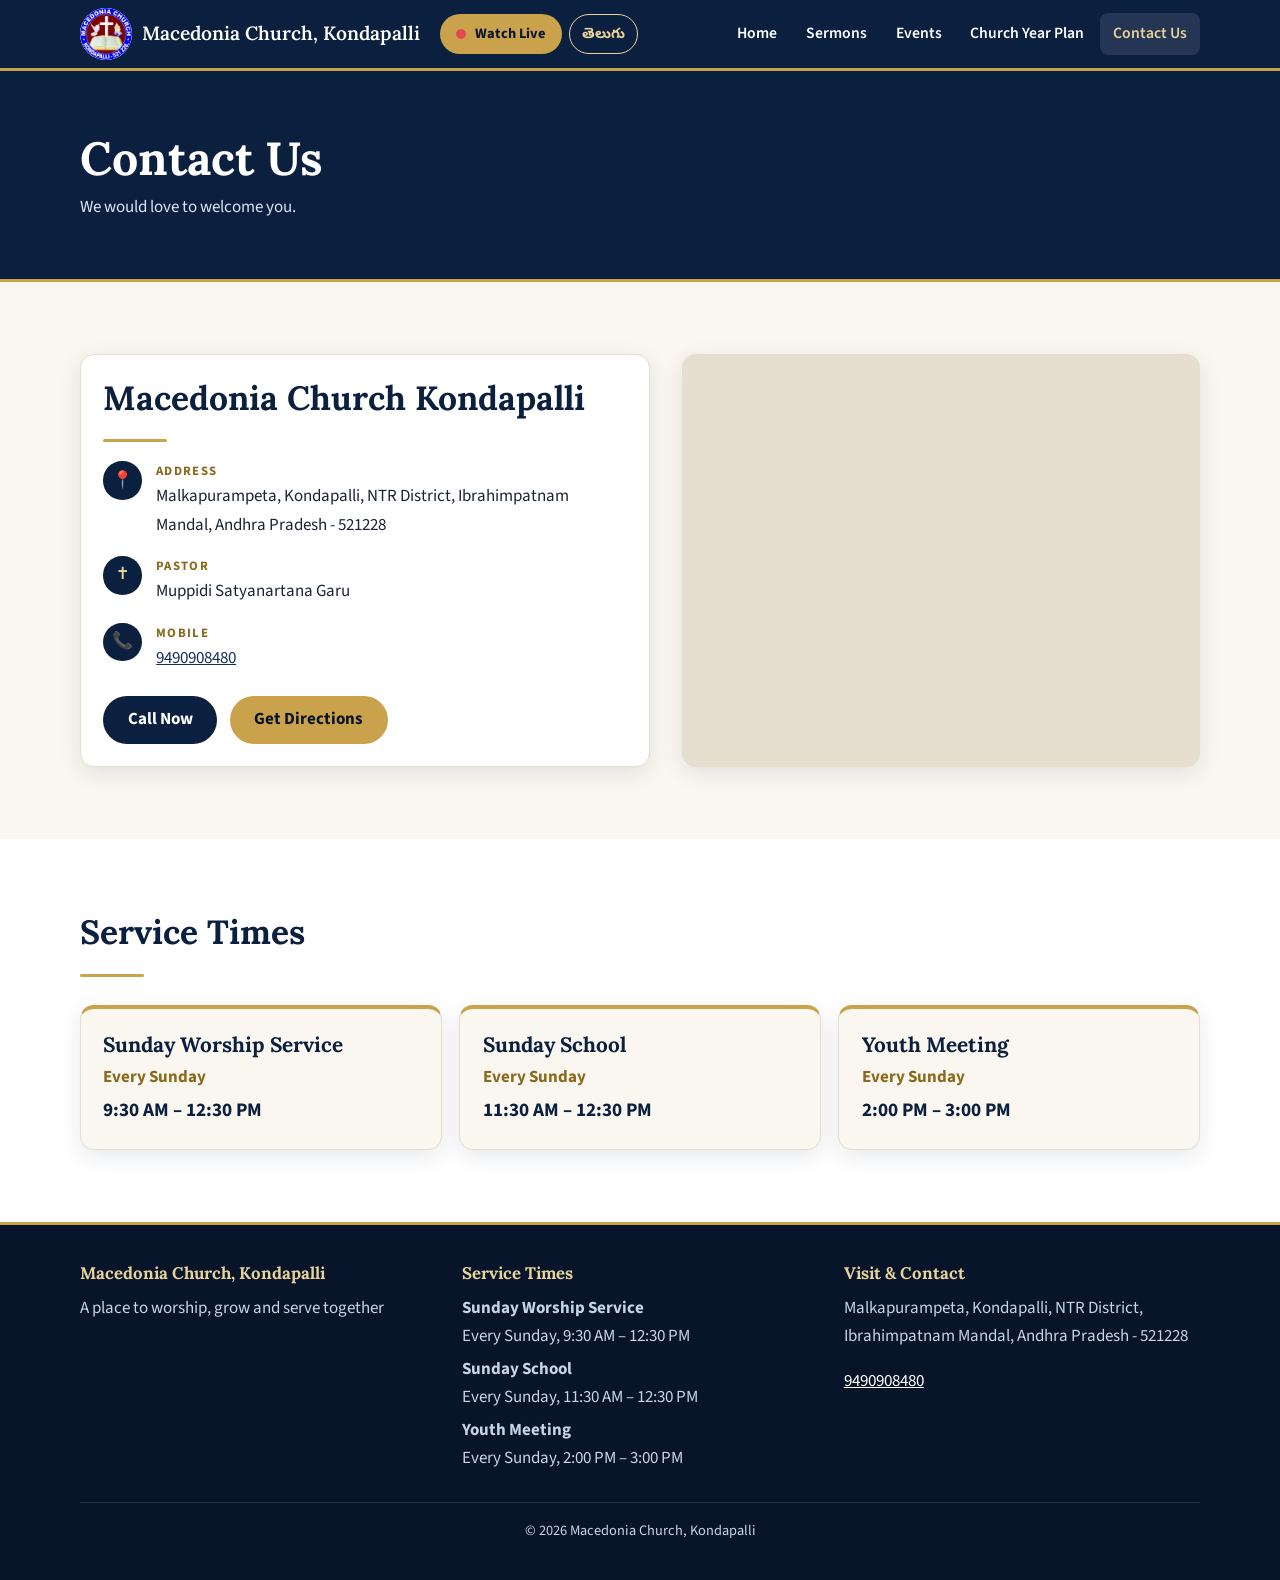
<file: contact.html>
<!DOCTYPE html>
<html lang="en" data-lang="en">
<head>
<meta charset="utf-8">
<meta name="viewport" content="width=device-width, initial-scale=1">
<title>Contact Us | Macedonia Church Kondapalli</title>
<meta name="description" content="Address, phone and map for Macedonia Church Kondapalli.">
<meta name="theme-color" content="#0B1F3F">
<link rel="icon" href="favicon.svg" type="image/svg+xml">
<link rel="preconnect" href="https://fonts.googleapis.com">
<link rel="preconnect" href="https://fonts.gstatic.com" crossorigin>
<link href="https://fonts.googleapis.com/css2?family=Lora:wght@500;600;700&family=Noto+Sans+Telugu:wght@400;600;700&family=Source+Sans+3:wght@400;600;700&display=swap" rel="stylesheet">
<link rel="stylesheet" href="style.css">
<script src="content.js"></script>
<script src="main.js" defer></script>
</head>
<body data-page="contact">
<header id="site-header"></header>
<noscript><div class="container">Please turn on JavaScript to see this website. / ఈ వెబ్‌సైట్ చూడటానికి JavaScript ఆన్ చేయండి.</div></noscript>
<section class="page-hero"><div class="container">
  <h1><span data-l="en">Contact Us</span><span data-l="te">సంప్రదించండి</span></h1>
  <p><span data-l="en">We would love to welcome you.</span><span data-l="te">మిమ్మల్ని స్వాగతించడానికి మేము ఎదురుచూస్తున్నాము.</span></p>
</div></section>

<main>
<section class="section">
  <div class="container two-col" style="align-items:stretch">
    <div class="card">
      <h2><span data-l="en">Macedonia Church Kondapalli</span><span data-l="te">మాసిడోనియా చర్చ్ కొండపల్లి</span></h2>
      <div class="divider"></div>
      <ul class="contact-list" id="contact-list"></ul>
      <div class="btn-row" style="margin-top:1.5rem">
        <a class="btn btn--navy" id="call-btn" href="#"><span data-l="en">Call Now</span><span data-l="te">కాల్ చేయండి</span></a>
        <a class="btn btn--gold" id="directions" href="#" target="_blank" rel="noopener"><span data-l="en">Get Directions</span><span data-l="te">దారి చూడండి</span></a>
      </div>
    </div>
    <iframe class="map" id="map" title="Map" loading="lazy" referrerpolicy="no-referrer-when-downgrade"></iframe>
  </div>
</section>
<section class="section section--white">
  <div class="container">
    <div class="section-head"><h2><span data-l="en">Service Times</span><span data-l="te">ఆరాధన సమయాలు</span></h2><div class="divider"></div></div>
    <div class="grid" id="services"></div>
  </div>
</section>
</main>

<footer id="site-footer"></footer>
</body>
</html>
</file>
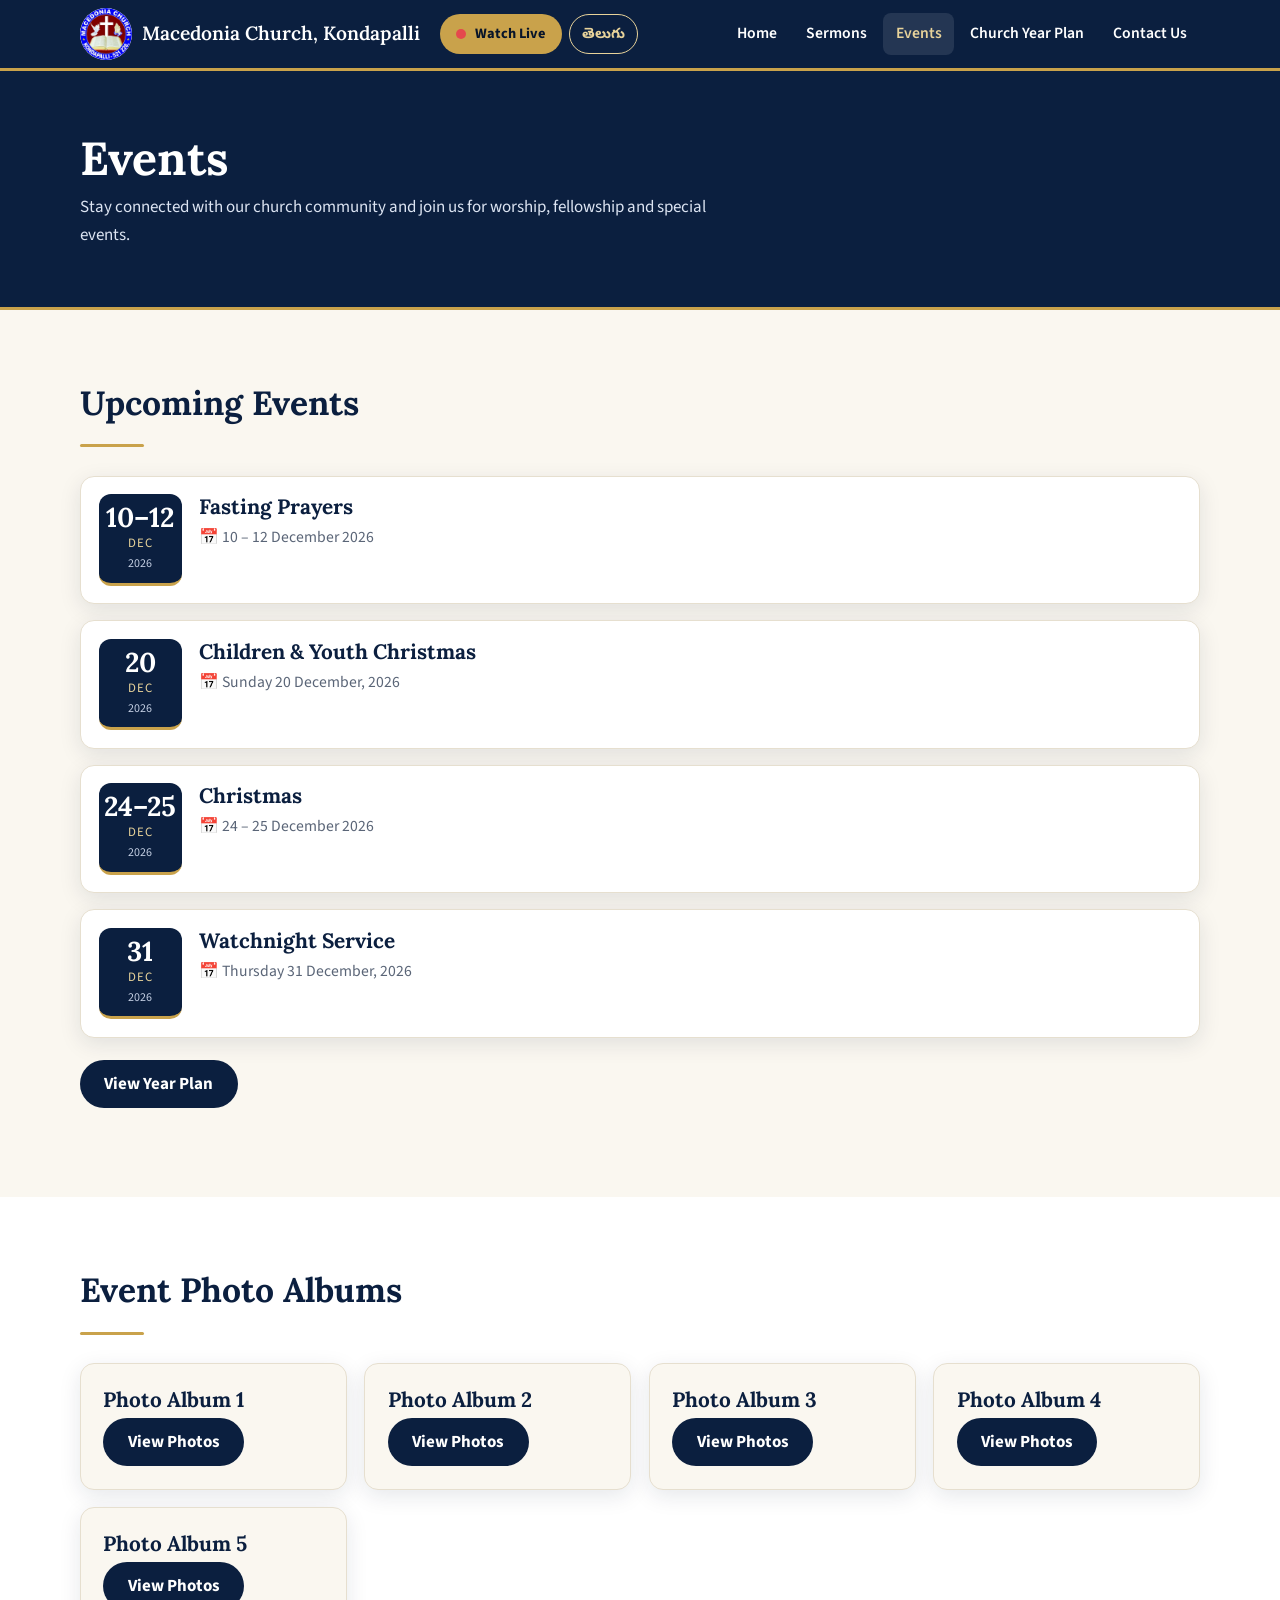
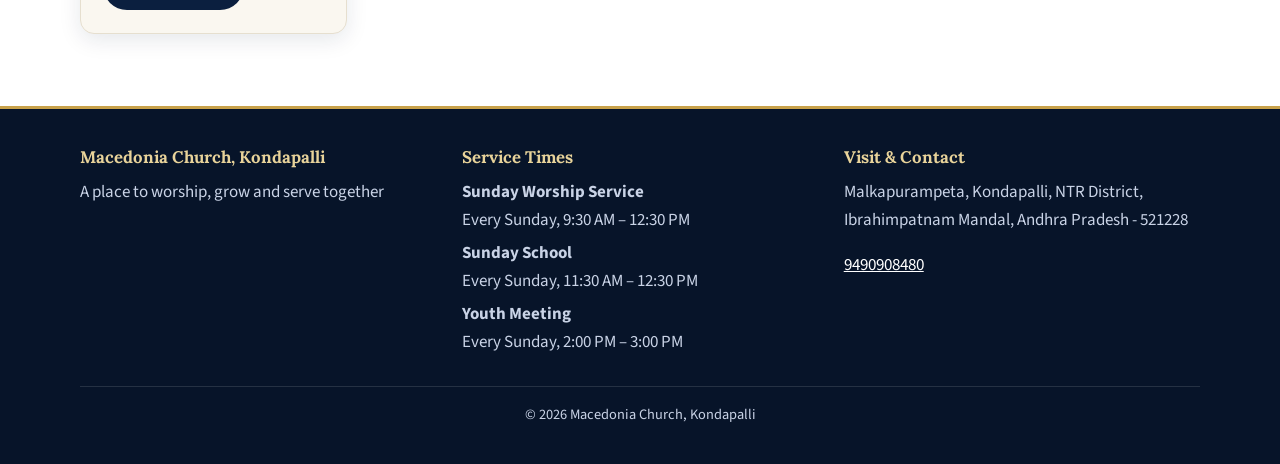
<file: events.html>
<!DOCTYPE html>
<html lang="en" data-lang="en">
<head>
<meta charset="utf-8">
<meta name="viewport" content="width=device-width, initial-scale=1">
<title>Events | Macedonia Church Kondapalli</title>
<meta name="description" content="Upcoming events at Macedonia Church Kondapalli.">
<meta name="theme-color" content="#0B1F3F">
<link rel="icon" href="favicon.svg" type="image/svg+xml">
<link rel="preconnect" href="https://fonts.googleapis.com">
<link rel="preconnect" href="https://fonts.gstatic.com" crossorigin>
<link href="https://fonts.googleapis.com/css2?family=Lora:wght@500;600;700&family=Noto+Sans+Telugu:wght@400;600;700&family=Source+Sans+3:wght@400;600;700&display=swap" rel="stylesheet">
<link rel="stylesheet" href="style.css">
<script src="content.js"></script>
<script src="main.js" defer></script>
</head>
<body data-page="events">
<header id="site-header"></header>
<noscript><div class="container">Please turn on JavaScript to see this website. / ఈ వెబ్‌సైట్ చూడటానికి JavaScript ఆన్ చేయండి.</div></noscript>
<section class="page-hero"><div class="container">
  <h1><span data-l="en">Events</span><span data-l="te">కార్యక్రమాలు</span></h1>
  <p><span data-l="en">Stay connected with our church community and join us for worship, fellowship and special events.</span><span data-l="te">మన సంఘంతో అనుసంధానంగా ఉండండి; ఆరాధన, సహవాసం మరియు ప్రత్యేక కార్యక్రమాలలో పాల్గొనండి.</span></p>
</div></section>

<main>
<section class="section">
  <div class="container">
    <div class="section-head"><h2><span data-l="en">Upcoming Events</span><span data-l="te">రాబోయే కార్యక్రమాలు</span></h2><div class="divider"></div></div>
    <div id="events-upcoming"></div>
    <p style="margin-top:1.4rem"><a class="btn btn--navy" href="year-plan.html"><span data-l="en">View Year Plan</span><span data-l="te">వార్షిక ప్రణాళిక చూడండి</span></a></p>
  </div>
</section>
<section class="section section--white" id="albums-section">
  <div class="container">
    <div class="section-head"><h2><span data-l="en">Event Photo Albums</span><span data-l="te">కార్యక్రమాల ఫోటో ఆల్బమ్‌లు</span></h2><div class="divider"></div></div>
    <div class="grid" id="albums"></div>
  </div>
</section>
</main>

<footer id="site-footer"></footer>
</body>
</html>
</file>
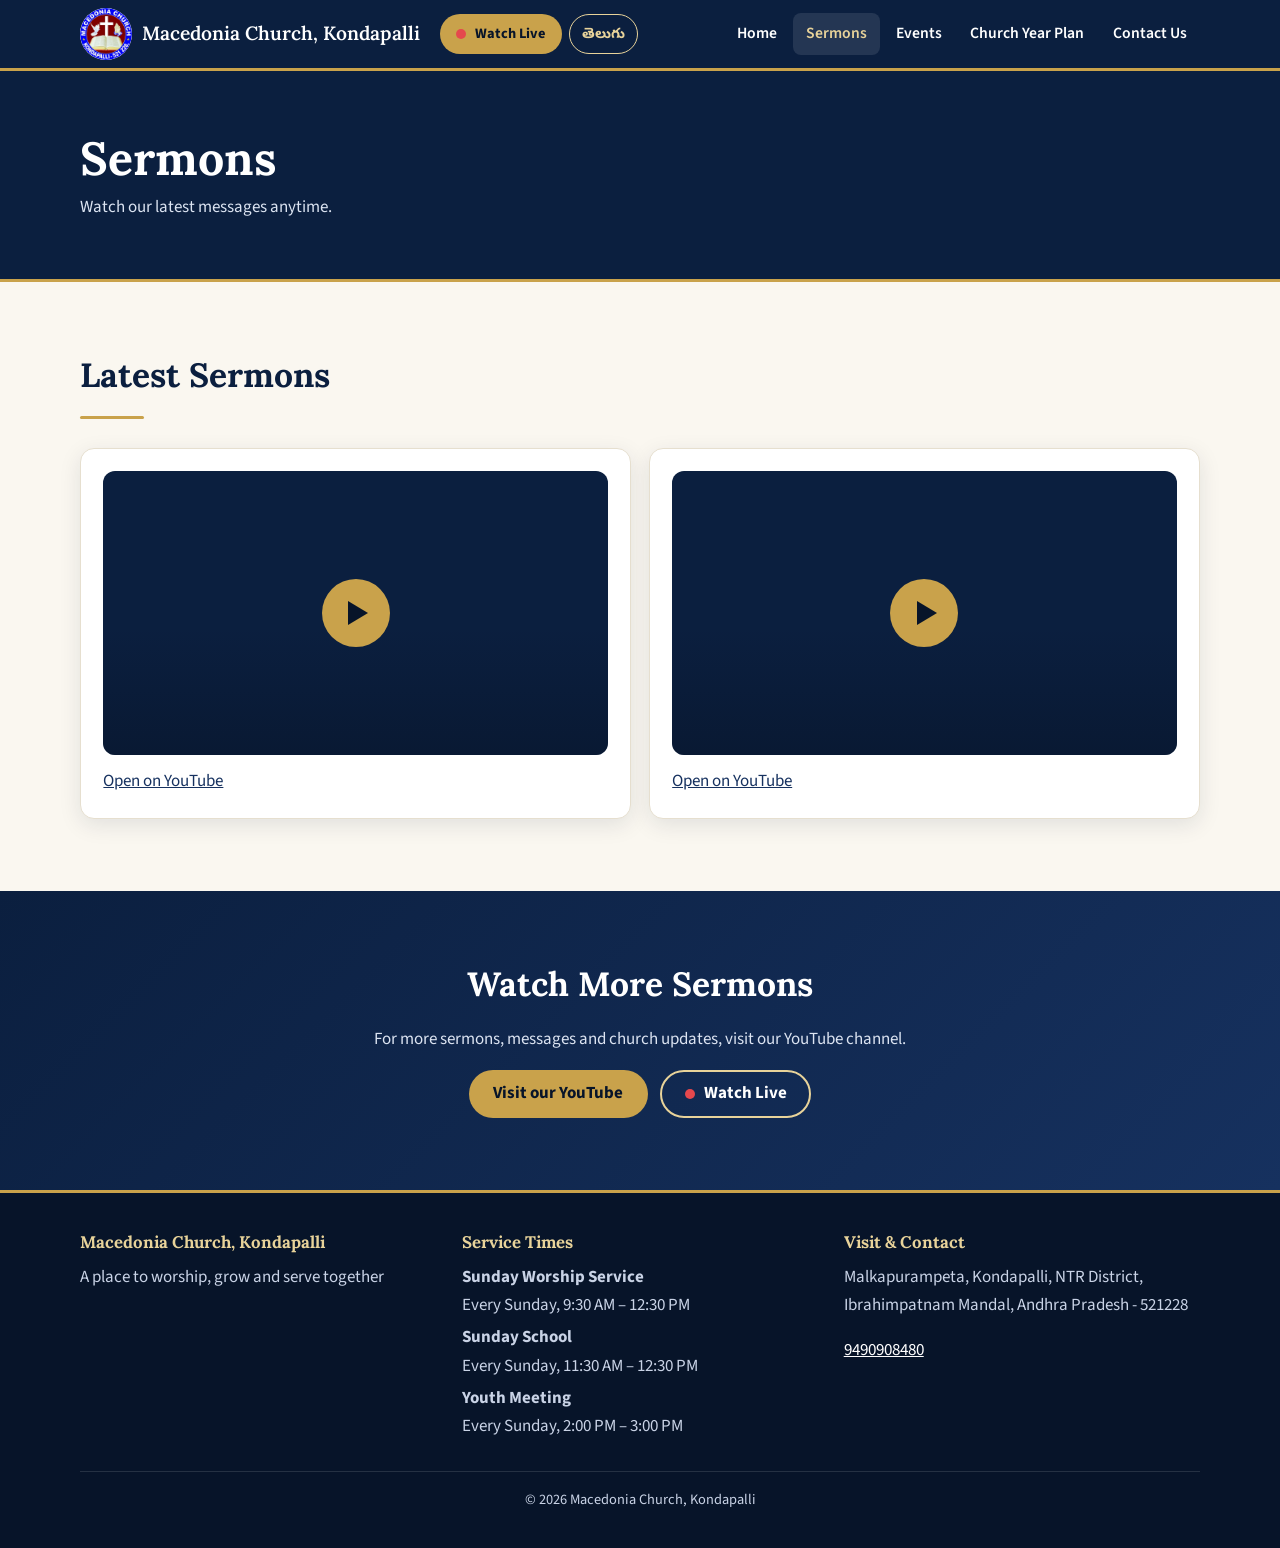
<file: sermons.html>
<!DOCTYPE html>
<html lang="en" data-lang="en">
<head>
<meta charset="utf-8">
<meta name="viewport" content="width=device-width, initial-scale=1">
<title>Sermons | Macedonia Church Kondapalli</title>
<meta name="description" content="Watch recent sermons from Macedonia Church Kondapalli.">
<meta name="theme-color" content="#0B1F3F">
<link rel="icon" href="favicon.svg" type="image/svg+xml">
<link rel="preconnect" href="https://fonts.googleapis.com">
<link rel="preconnect" href="https://fonts.gstatic.com" crossorigin>
<link href="https://fonts.googleapis.com/css2?family=Lora:wght@500;600;700&family=Noto+Sans+Telugu:wght@400;600;700&family=Source+Sans+3:wght@400;600;700&display=swap" rel="stylesheet">
<link rel="stylesheet" href="style.css">
<script src="content.js"></script>
<script src="main.js" defer></script>
</head>
<body data-page="sermons">
<header id="site-header"></header>
<noscript><div class="container">Please turn on JavaScript to see this website. / ఈ వెబ్‌సైట్ చూడటానికి JavaScript ఆన్ చేయండి.</div></noscript>
<section class="page-hero"><div class="container">
  <h1><span data-l="en">Sermons</span><span data-l="te">ప్రసంగాలు</span></h1>
  <p><span data-l="en">Watch our latest messages anytime.</span><span data-l="te">మా తాజా సందేశాలను ఎప్పుడైనా చూడండి.</span></p>
</div></section>

<main>
<section class="section">
  <div class="container">
    <div class="section-head"><h2><span data-l="en">Latest Sermons</span><span data-l="te">తాజా ప్రసంగాలు</span></h2><div class="divider"></div></div>
    <div class="grid" id="sermons"></div>
  </div>
</section>
<section class="section cta">
  <div class="container">
    <h2><span data-l="en">Watch More Sermons</span><span data-l="te">మరిన్ని ప్రసంగాలు చూడండి</span></h2>
    <p><span data-l="en">For more sermons, messages and church updates, visit our YouTube channel.</span><span data-l="te">మరిన్ని ప్రసంగాలు, సందేశాలు మరియు సంఘ వార్తల కోసం మా YouTube ఛానెల్‌ను చూడండి.</span></p>
    <div class="btn-row">
      <a class="btn btn--gold" id="more-sermons" href="#" target="_blank" rel="noopener"><span data-l="en">Visit our YouTube</span><span data-l="te">మా YouTube చూడండి</span></a>
      <a class="btn btn--outline" data-live href="#"><span class="live-dot"></span><span data-l="en">Watch Live</span><span data-l="te">లైవ్ చూడండి</span></a>
    </div>
  </div>
</section>
</main>

<footer id="site-footer"></footer>
</body>
</html>
</file>
<file: style.css>
/* =============================================================
   MACEDONIA CHURCH - STYLES
   Colours are defined once below. Change them here to restyle
   the whole website.
   ============================================================= */
:root{
  --navy:#0B1F3F;
  --navy-deep:#071429;
  --navy-soft:#16315F;
  --gold:#C9A24B;
  --gold-light:#E8D39A;
  --gold-dark:#8A6A1C;      /* gold used for text on white */
  --cream:#FAF7F0;
  --white:#FFFFFF;
  --ink:#1B2433;
  --muted:#5A6577;
  --line:#E6DFCF;
  --radius:14px;
  --shadow:0 6px 22px rgba(11,31,63,.10);
  --header-h:68px;
}

*,*::before,*::after{box-sizing:border-box}
html{-webkit-text-size-adjust:100%;scroll-behavior:smooth;scroll-padding-top:calc(var(--header-h) + 12px)}
body{
  margin:0;
  font-family:"Source Sans 3","Noto Sans Telugu",system-ui,-apple-system,"Segoe UI",Roboto,Arial,sans-serif;
  font-size:1.0625rem;line-height:1.65;color:var(--ink);background:var(--cream);
  overflow-wrap:break-word;word-wrap:break-word;
}
html[data-lang="te"] body{line-height:1.85;font-family:"Noto Sans Telugu","Source Sans 3",system-ui,sans-serif}
img,iframe,svg,video{max-width:100%;display:block}
h1,h2,h3{font-family:Lora,"Noto Sans Telugu",Georgia,serif;color:var(--navy);line-height:1.25;margin:0 0 .6em}
html[data-lang="te"] h1,html[data-lang="te"] h2,html[data-lang="te"] h3{font-family:"Noto Sans Telugu",Lora,serif;line-height:1.45}
h1{font-size:clamp(1.7rem,6vw,2.9rem)}
h2{font-size:clamp(1.4rem,4.6vw,2.1rem)}
h3{font-size:clamp(1.1rem,3.4vw,1.3rem)}
p{margin:0 0 1em}
a{color:var(--navy-soft)}
:focus-visible{outline:3px solid var(--gold);outline-offset:2px}

/* ----- language switching: only the chosen language is visible ----- */
html[data-lang="en"] [data-l="te"],
html[data-lang="te"] [data-l="en"]{display:none !important}

.container{width:min(100% - 2rem,70rem);margin-inline:auto}
.section{padding:clamp(2.2rem,7vw,4.5rem) 0}
.section--white{background:var(--white)}
.section--navy{background:var(--navy);color:var(--white)}
.section--navy h2,.section--navy h3{color:var(--white)}
.eyebrow{display:block;font-size:.8rem;letter-spacing:.14em;text-transform:uppercase;color:var(--gold-dark);font-weight:700;margin-bottom:.5rem}
.section--navy .eyebrow{color:var(--gold-light)}
.section-head{max-width:42rem;margin-bottom:1.8rem}
.divider{width:64px;height:3px;background:var(--gold);border-radius:3px;margin:.9rem 0 1.2rem}
.center{text-align:center}.center .divider{margin-inline:auto}.center.section-head{margin-inline:auto}
.muted{color:var(--muted)}

/* ----- buttons ----- */
.btn{
  display:inline-flex;align-items:center;justify-content:center;gap:.55rem;
  min-height:48px;padding:.7rem 1.4rem;border-radius:999px;
  font:inherit;font-weight:700;text-decoration:none;cursor:pointer;border:2px solid transparent;
  text-align:center;line-height:1.25;max-width:100%;
}
.btn--gold{background:var(--gold);color:var(--navy-deep)}
.btn--gold:hover{background:var(--gold-light)}
.btn--outline{border-color:var(--gold-light);color:var(--white);background:transparent}
.btn--outline:hover{background:rgba(255,255,255,.1)}
.btn--navy{background:var(--navy);color:var(--white)}
.btn--navy:hover{background:var(--navy-soft)}
.btn-row{display:flex;flex-wrap:wrap;gap:.8rem}
.live-dot{width:.65rem;height:.65rem;border-radius:50%;background:#e5484d;flex:none;box-shadow:0 0 0 0 rgba(229,72,77,.6);animation:pulse 1.8s infinite}
@keyframes pulse{70%{box-shadow:0 0 0 .55rem rgba(229,72,77,0)}100%{box-shadow:0 0 0 0 rgba(229,72,77,0)}}
@media (prefers-reduced-motion:reduce){.live-dot{animation:none}html{scroll-behavior:auto}}

/* ----- header ----- */
.site-header{position:sticky;top:0;z-index:50;background:var(--navy);color:var(--white);border-bottom:3px solid var(--gold)}
.header-inner{display:flex;align-items:center;gap:.6rem;min-height:var(--header-h);padding-block:.4rem}
.brand{display:flex;align-items:center;gap:.65rem;text-decoration:none;color:var(--white);min-width:0;flex:1 1 auto}
.brand img,.brand svg{width:52px;height:52px;flex:none;border-radius:50%;object-fit:contain;background:var(--white)}
.brand-name{font-family:Lora,"Noto Sans Telugu",serif;font-weight:600;font-size:clamp(.92rem,3.6vw,1.2rem);line-height:1.2;min-width:0}
.header-actions{display:flex;align-items:center;gap:.45rem;flex:none}
.lang-btn{
  min-height:40px;min-width:40px;padding:.3rem .75rem;border-radius:999px;border:1.5px solid var(--gold-light);
  background:transparent;color:var(--gold-light);font:inherit;font-weight:700;font-size:.9rem;cursor:pointer;
}
.lang-btn:hover{background:rgba(255,255,255,.1)}
.header-live{min-height:40px;padding:.3rem .9rem;font-size:.9rem}
.menu-btn{width:42px;height:42px;border-radius:10px;border:1.5px solid var(--gold-light);background:transparent;color:var(--white);cursor:pointer;display:grid;place-items:center;padding:0}
.menu-btn span,.menu-btn span::before,.menu-btn span::after{display:block;width:20px;height:2px;background:currentColor;border-radius:2px;position:relative;content:""}
.menu-btn span::before{position:absolute;top:-6px}
.menu-btn span::after{position:absolute;top:6px}
.nav{display:none;position:absolute;left:0;right:0;top:100%;background:var(--navy-deep);border-bottom:3px solid var(--gold);padding:.4rem 1rem 1rem}
.nav.open{display:block}
.nav a{display:block;padding:.85rem .5rem;color:var(--white);text-decoration:none;font-weight:600;border-bottom:1px solid rgba(255,255,255,.1)}
.nav a[aria-current="page"]{color:var(--gold-light)}
.nav a:hover{color:var(--gold-light)}
@media (max-width:420px){
  .header-live .live-text{display:none}   /* keep the red dot + short label on tiny phones */
  .header-live::after{content:"LIVE";font-size:.8rem;letter-spacing:.05em}
  html[data-lang="te"] .header-live::after{content:"లైవ్"}
}
@media (min-width:62em){
  .menu-btn{display:none}
  .brand{flex:0 1 auto}
  .nav{display:flex!important;position:static;background:none;border:0;padding:0;margin-left:auto;gap:.2rem}
  .nav a{border:0;padding:.5rem .8rem;border-radius:8px;font-size:.98rem}
  .nav a[aria-current="page"]{background:rgba(255,255,255,.1)}
  .header-actions{margin-left:.6rem}
}

/* ----- hero ----- */
.hero{position:relative;color:var(--white);background:var(--navy);overflow:hidden;isolation:isolate}
.hero::before{content:"";position:absolute;inset:0;z-index:-2;background:var(--hero-img,none) center/cover no-repeat}
.hero::after{content:"";position:absolute;inset:0;z-index:-1;
  background:linear-gradient(160deg,rgba(7,20,41,.93),rgba(11,31,63,.82) 55%,rgba(22,49,95,.88))}
.hero-inner{padding:clamp(2.8rem,10vw,6rem) 0}
.hero h1{color:var(--white);max-width:20ch}
.hero .lead{font-size:clamp(1.05rem,3.6vw,1.3rem);max-width:38rem;color:#E9EEF7;margin-bottom:1.6rem}
.hero .eyebrow{color:var(--gold-light)}
.hero-cross{position:absolute;right:max(1rem,4vw);top:50%;transform:translateY(-50%);width:clamp(120px,22vw,260px);opacity:.12;z-index:-1;color:var(--gold)}
@media (max-width:40em){.hero-cross{top:auto;bottom:1rem;transform:none;width:110px;opacity:.1}}

.page-hero{background:var(--navy);color:var(--white);padding:clamp(2rem,7vw,3.6rem) 0;border-bottom:3px solid var(--gold)}
.page-hero h1{color:var(--white);margin:0 0 .4rem}
.page-hero p{margin:0;max-width:42rem;color:#DCE4F2}

/* ----- verse ----- */
.verse{text-align:center;padding:clamp(2rem,6vw,3.2rem) 0;background:var(--white);border-block:1px solid var(--line)}
.verse blockquote{margin:0 auto;max-width:42rem;font-family:Lora,"Noto Sans Telugu",serif;font-size:clamp(1.15rem,4.2vw,1.6rem);line-height:1.5;color:var(--navy);font-style:italic}
html[data-lang="te"] .verse blockquote{font-style:normal;font-family:"Noto Sans Telugu",serif}
.verse cite{display:block;margin-top:.8rem;font-style:normal;font-weight:700;color:var(--gold-dark);letter-spacing:.04em}

/* ----- cards / grids ----- */
.grid{display:grid;gap:1.1rem;grid-template-columns:repeat(auto-fit,minmax(min(100%,16.5rem),1fr))}
.card{background:var(--white);border:1px solid var(--line);border-radius:var(--radius);padding:1.4rem;box-shadow:var(--shadow);min-width:0}
.section--white .card{background:var(--cream)}
.card h3{margin-bottom:.35rem}
.service-card{border-top:4px solid var(--gold)}
.service-card .day{color:var(--gold-dark);font-weight:700;margin:0}
.service-card .time{font-size:1.2rem;font-weight:700;color:var(--navy);margin:.2rem 0 0}

.two-col{display:grid;gap:2rem;grid-template-columns:minmax(0,1fr)}
@media (min-width:56em){.two-col{grid-template-columns:minmax(0,1.1fr) minmax(0,1fr);align-items:center}}
.ministry-list{list-style:none;margin:0;padding:0;display:grid;gap:.7rem}
.ministry-list li{background:var(--cream);border:1px solid var(--line);border-left:4px solid var(--gold);border-radius:10px;padding:.9rem 1.1rem;font-weight:600;color:var(--navy)}

/* ----- events ----- */
.event{display:flex;gap:1.1rem;background:var(--white);border:1px solid var(--line);border-radius:var(--radius);box-shadow:var(--shadow);padding:1.1rem;min-width:0}
.event + .event{margin-top:1rem}
.date-badge{flex:none;width:5.2rem;text-align:center;background:var(--navy);color:var(--white);border-radius:12px;padding:.55rem .3rem;align-self:flex-start;border-bottom:3px solid var(--gold)}
.date-badge .d{display:block;font-family:Lora,serif;font-size:1.7rem;font-weight:700;line-height:1.1}
.date-badge .m{display:block;font-size:.8rem;letter-spacing:.08em;text-transform:uppercase;color:var(--gold-light)}
.date-badge .y{display:block;font-size:.75rem;color:#C5D0E4}
.event-body{min-width:0;flex:1}
.event-body h3{margin-bottom:.3rem}
.event-meta{list-style:none;margin:0;padding:0;color:var(--muted);font-size:.98rem}
.event-meta li{margin:.1rem 0}
.event img{border-radius:10px;margin-top:.8rem;width:100%;max-height:18rem;object-fit:cover}
.event.past{opacity:.78}.event.past .date-badge{background:var(--muted)}
.empty{padding:1.4rem;border:1.5px dashed var(--gold);border-radius:var(--radius);background:var(--white);color:var(--muted);text-align:center}
@media (max-width:30em){.event{flex-direction:column}.date-badge{width:auto;display:flex;gap:.5rem;align-items:baseline;justify-content:center;padding:.5rem .9rem}.date-badge .d{font-size:1.3rem}}

/* ----- sermons / video ----- */
.video{position:relative;display:block;width:100%;aspect-ratio:16/9;border:0;padding:0;border-radius:12px;overflow:hidden;background:var(--navy) center/cover no-repeat;cursor:pointer}
.video::after{content:"";position:absolute;inset:0;background:linear-gradient(transparent 55%,rgba(7,20,41,.55))}
.video .play{position:absolute;z-index:1;left:50%;top:50%;width:68px;height:68px;margin:-34px 0 0 -34px;border-radius:50%;background:var(--gold);display:grid;place-items:center}
.video .play::before{content:"";border-left:20px solid var(--navy-deep);border-block:12px solid transparent;margin-left:5px}
.video iframe{position:absolute;inset:0;width:100%;height:100%;border:0}
.sermon-card .sermon-info{padding-top:.9rem}
.sermon-card h3{margin:0 0 .2rem}
.sermon-card .date{color:var(--muted);margin:0;font-size:.95rem}
.sr-only{position:absolute;width:1px;height:1px;overflow:hidden;clip:rect(0 0 0 0);white-space:nowrap}

/* ----- year plan ----- */
.plan-images{display:grid;gap:1.2rem;grid-template-columns:repeat(auto-fit,minmax(min(100%,20rem),1fr));margin-bottom:2rem}
.plan-images a{display:block;border-radius:var(--radius);overflow:hidden;border:1px solid var(--line);box-shadow:var(--shadow);background:var(--white)}
.plan-images img{width:100%;height:auto}
.month-card h3{display:flex;align-items:center;gap:.5rem;border-bottom:2px solid var(--gold);padding-bottom:.45rem;margin-bottom:.7rem}
.month-card ul{list-style:none;margin:0;padding:0}
.month-card li{display:flex;gap:.7rem;padding:.35rem 0;align-items:baseline}
.month-card .day{flex:none;min-width:3.6rem;font-weight:700;color:var(--gold-dark)}

/* ----- contact ----- */
.contact-list{list-style:none;margin:0;padding:0;display:grid;gap:1.1rem}
.contact-list li{display:flex;gap:.9rem;align-items:flex-start;min-width:0}
.contact-list .ico{flex:none;width:2.4rem;height:2.4rem;border-radius:50%;background:var(--navy);color:var(--gold-light);display:grid;place-items:center;font-size:1.05rem}
.contact-list .lab{display:block;font-size:.8rem;letter-spacing:.1em;text-transform:uppercase;color:var(--gold-dark);font-weight:700}
.contact-list .val{min-width:0;overflow-wrap:anywhere}
.map{width:100%;aspect-ratio:4/3;border:0;border-radius:var(--radius);box-shadow:var(--shadow);background:var(--line)}
@media (min-width:56em){.map{aspect-ratio:auto;height:100%;min-height:24rem}}

/* ----- gallery ----- */
.gallery{display:grid;gap:.8rem;grid-template-columns:repeat(auto-fill,minmax(min(100%,13rem),1fr))}
.gallery img{width:100%;aspect-ratio:4/3;object-fit:cover;border-radius:12px}

/* ----- footer ----- */
.site-footer{background:var(--navy-deep);color:#C9D3E6;padding:2.4rem 0 1.4rem;border-top:3px solid var(--gold)}
.footer-grid{display:grid;gap:1.6rem;grid-template-columns:repeat(auto-fit,minmax(min(100%,15rem),1fr))}
.site-footer h3{color:var(--gold-light);font-size:1.05rem}
.site-footer a{color:var(--white)}
.site-footer ul{list-style:none;margin:0;padding:0}
.site-footer li{margin:.3rem 0}
.copyright{border-top:1px solid rgba(255,255,255,.12);margin-top:1.6rem;padding-top:1rem;font-size:.9rem;text-align:center}
.cta{background:linear-gradient(135deg,var(--navy),var(--navy-soft));color:var(--white);text-align:center}
.cta h2{color:var(--white)}
.cta p{color:#DCE4F2;max-width:36rem;margin-inline:auto}
.cta .btn-row{justify-content:center}
noscript .container{padding:1rem;background:#fff3cd;margin-top:1rem;border-radius:8px}

/* Telugu has no capital letters or letter-spacing */
html[data-lang="te"] .eyebrow,html[data-lang="te"] .date-badge .m,html[data-lang="te"] .contact-list .lab{letter-spacing:0;text-transform:none}
</file>
